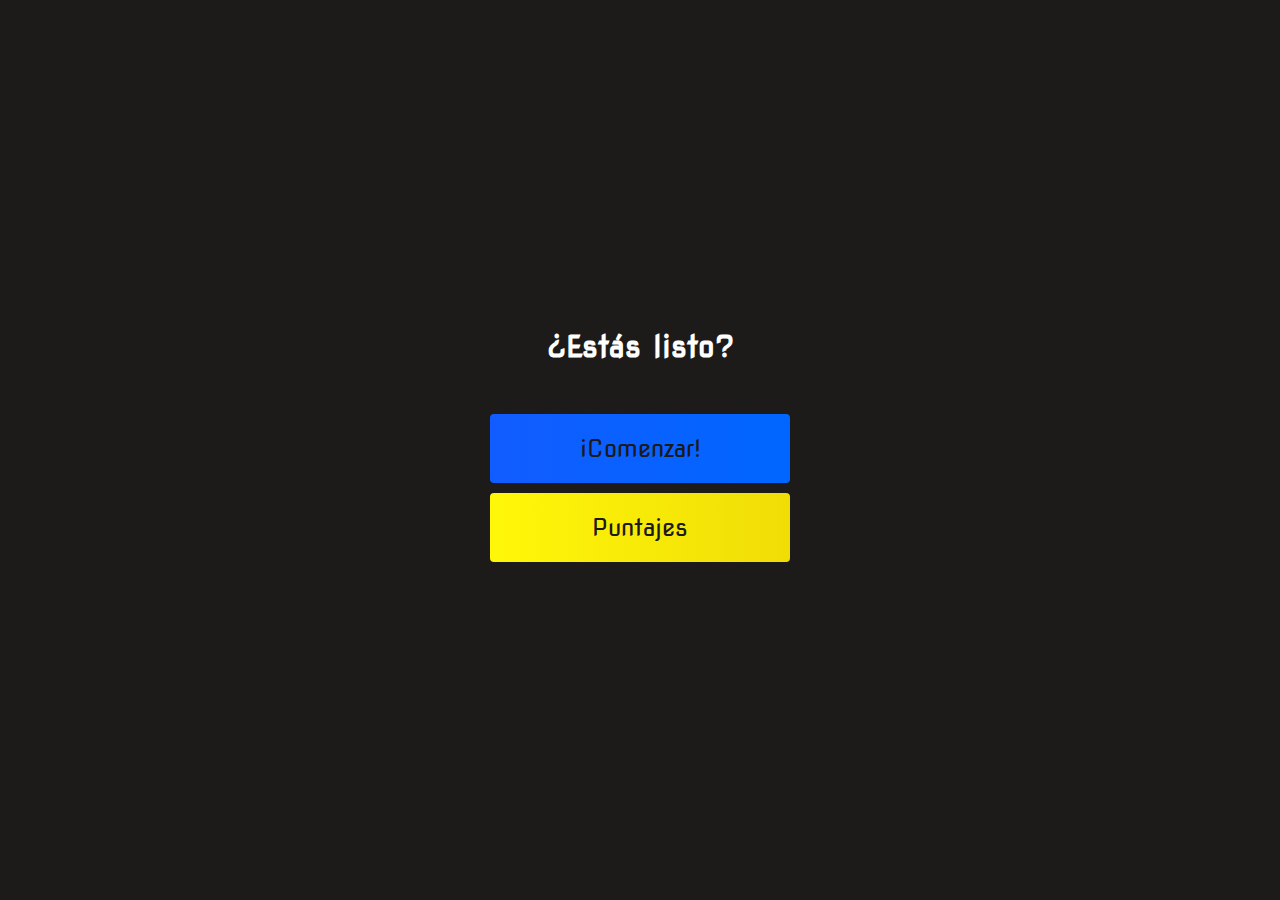
<file: index.html>
<!DOCTYPE html>
<html lang="es">
<head>
    <meta charset="UTF-8">
    <meta http-equiv="X-UA-Compatible" content="IE=edge">
    <meta name="viewport" content="width=device-width, initial-scale=1.0">
    <link rel="stylesheet" href="css/style-dist.css">
    <link rel="icon" href="img/icon.png">
    <title>Quiz App - Pagina Inicio</title>
</head>
<body>
    <div class="container">
        <div id="home" class="flex-column flex-center">
            <h1>¿Estás listo?</h1>
            <a href="/juego.html" class="btn">¡Comenzar!</a>
            <a href="/puntajes-altos.html" id="highscore-btn" class="btn">Puntajes</a>
        </div>
    </div>
    
</body>
</html>
</file>
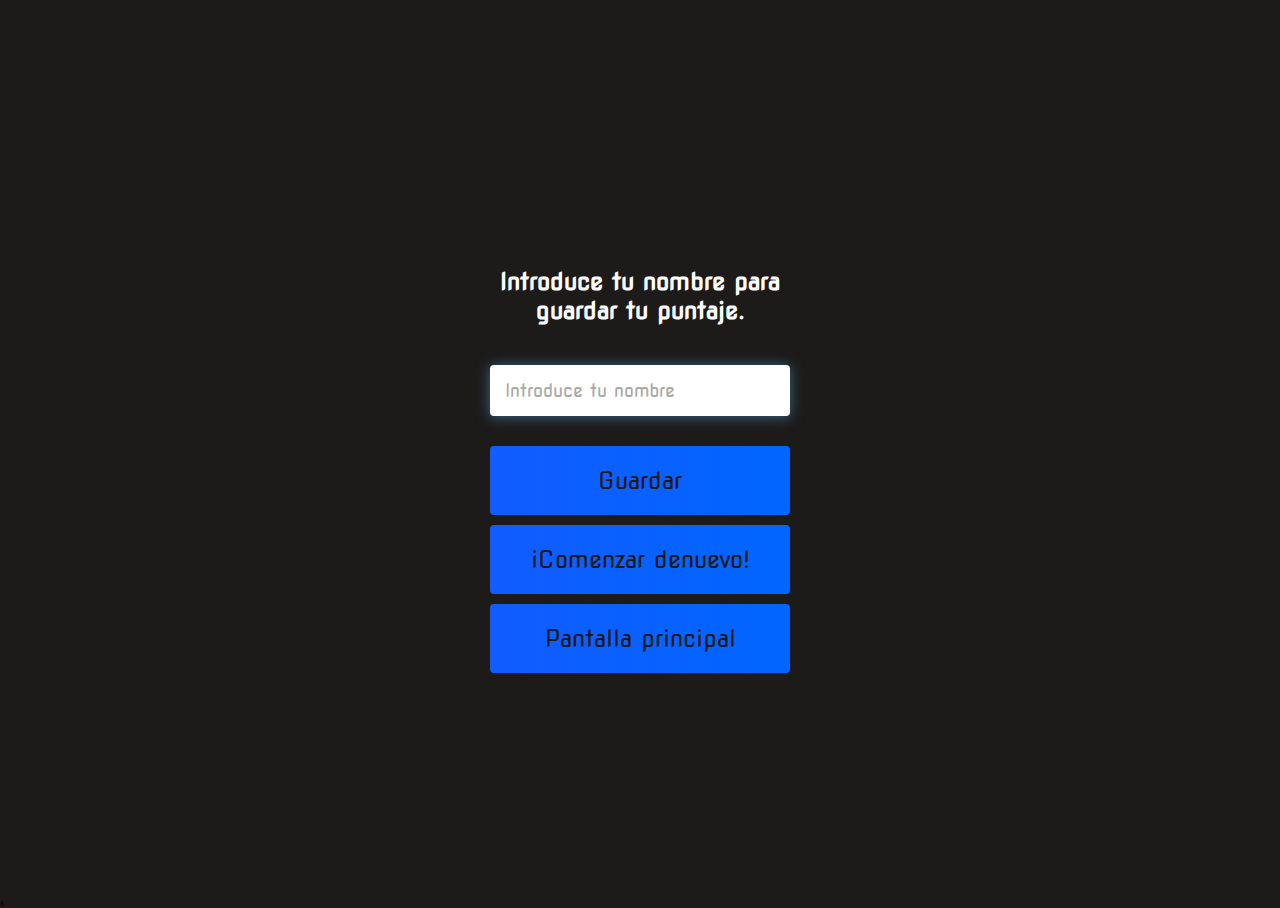
<file: fin.html>
<!DOCTYPE html>
<html lang="es">

<head>
    <meta charset="UTF-8">
    <meta http-equiv="X-UA-Compatible" content="IE=edge">
    <meta name="viewport" content="width=device-width, initial-scale=1.0">
    <link rel="stylesheet" href="css/style-dist.css">
    <link rel="icon" href="img/icon.png">
    <title>Fin del Test</title>
</head>

<body>
    <div class="container">
        <div id="end" class="flex-center flex-column">
            <h1 id="finalScore">0</h1>
            <form class="end-form-container">
                <h2 id="end-text">Introduce tu nombre para guardar tu puntaje.</h2>
                <input type="text" name="name" id="username" placeholder="Introduce tu nombre" required>
                <button class="btn" id="saveScoreBtn" type="submit" onclick="saveHighScore(event)" disabled>Guardar</button>
            </form>
            <a href="/juego.html" class="btn">¡Comenzar denuevo!</a>
            <a href="/" class="btn">Pantalla principal</a>
        </div>
    </div>
    <script src="js/fin.js"></script>
</body>

</html>S
</file>
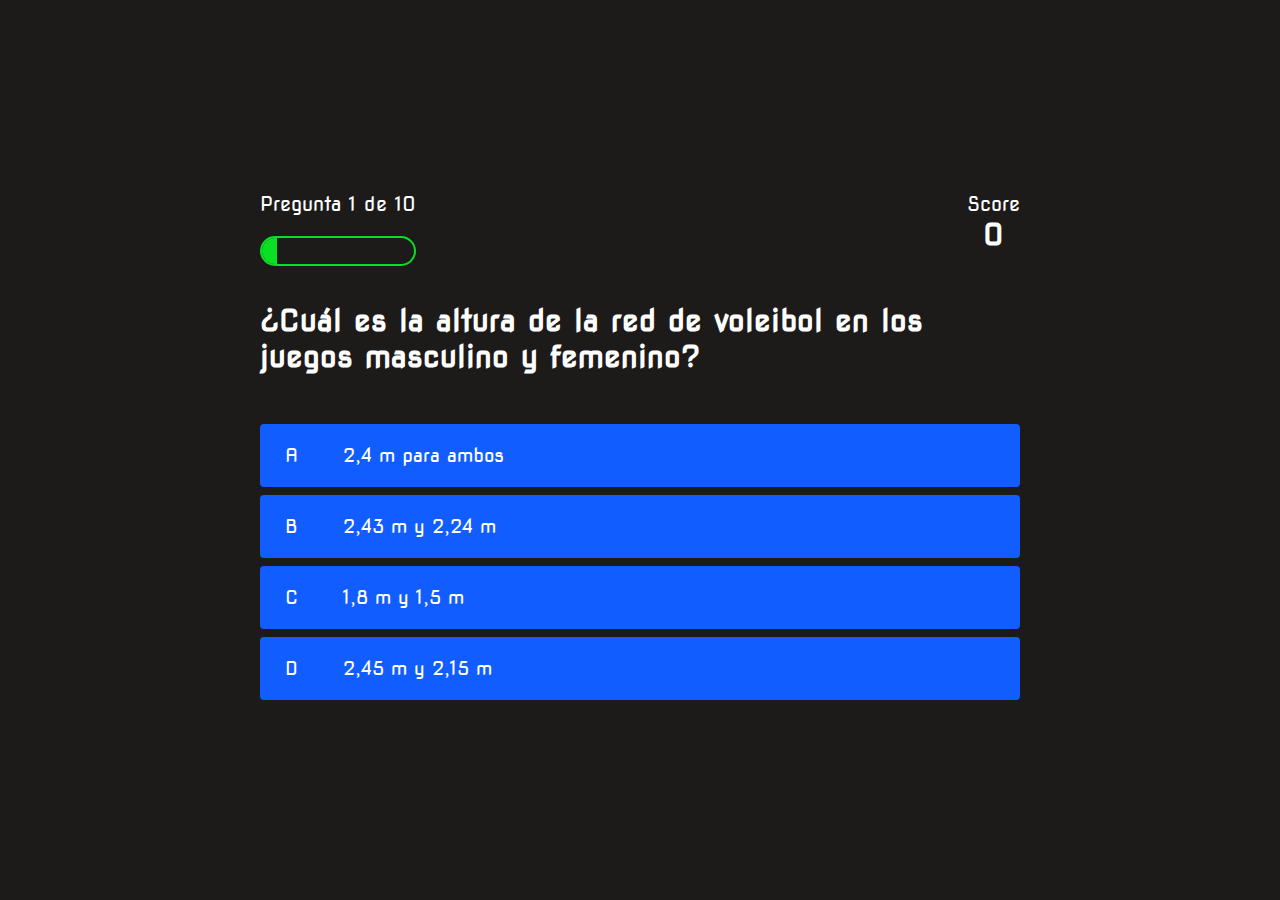
<file: juego.html>
<!DOCTYPE html>
<html lang="es">

<head>
    <meta charset="UTF-8">
    <meta http-equiv="X-UA-Compatible" content="IE=edge">
    <meta name="viewport" content="width=device-width, initial-scale=1.0">
    <link rel="icon" href="img/icon.png">
    <link rel="stylesheet" href="css/juego-dist.css">
    <link rel="stylesheet" href="css/style-dist.css">
    <title>¡A responder!</title>
</head>

<body>
    <div class="container">
        <div id="game" class="justify-center flex-column">
            <div id="hud">
                <div class="hud-item">
                    <p id="progressText" class="hud-prefix">
                        Question
                    </p>
                    <div id="progressBar">
                        <div id="progressBarFull"></div>
                    </div>
                </div>
                <div class="hud-item">
                    <p class="hud-prefix">
                        Score
                    </p>
                    <h1 class="hud-main-text" id="score">
                        0
                    </h1>
                </div>
            </div>
            <h1 id="question">¿Cual es la respuesta para esta pregunta?</h1>
            <div class="choice-container">
                <p class="choice-prefix">A</p>
                <p class="choice-text" data-number="1">Choice 1</p>
            </div>
            <div class="choice-container">
                <p class="choice-prefix">B</p>
                <p class="choice-text" data-number="2">Choice 2</p>
            </div>
            <div class="choice-container">
                <p class="choice-prefix">C</p>
                <p class="choice-text" data-number="3">Choice 3</p>
            </div>
            <div class="choice-container">
                <p class="choice-prefix">D</p>
                <p class="choice-text" data-number="4">Choice 4</p>
            </div>
        </div>
    </div>
    <script src="js/juego.js"></script>
</body>

</html>
</file>
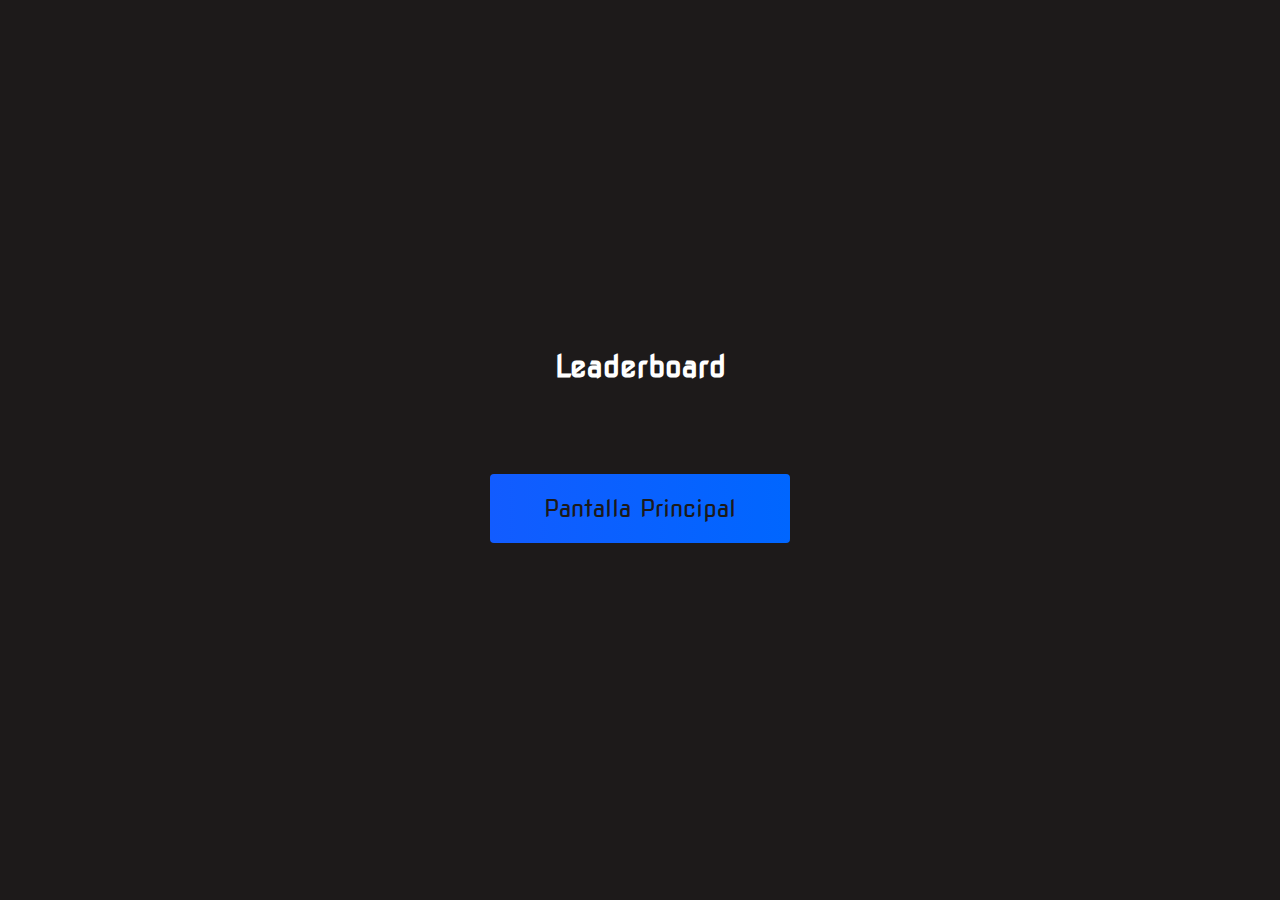
<file: puntajes-altos.html>
<!DOCTYPE html>
<html lang="es">
<head>
    <meta charset="UTF-8">
    <meta http-equiv="X-UA-Compatible" content="IE=edge">
    <meta name="viewport" content="width=device-width, initial-scale=1.0">
    <link rel="stylesheet" href="css/puntajes-altos-dist.css">
    <link rel="stylesheet" href="css/style-dist.css">
    <link rel="icon" href="img/corona.png">
    <title>Puntajes Altos</title>
</head>
<body>
    <div class="container">
        <div id="highScores" class="flex-center flex-column">
            <h1 id="finalScore">
                Leaderboard
            </h1>
            <ul id="highScoresList">

            </ul>
            <a href="/" class="btn">Pantalla Principal</a>
        </div>
    </div>
    <script src="js/puntajes-altos.js"></script>
</body>
</html>
</file>
<file: css/style-dist.css>
@import url('https://fonts.googleapis.com/css2?family=Nova+Square&display=swap');

:root {
    background-color: rgb(29, 26, 26);
}

* {
    box-sizing: border-box;
    margin: 0;
    padding: 0;
    font-size: 62.5%;
    font-family: 'Nova Square', cursive;
}

h1 {
    font-size: 30px;
    color: #fff;
    margin-bottom: 5rem;
}

h2 {
    font-size: 4.2rem;
    margin-bottom: 4rem;
}

#game{
    width: 100%;
}

.container {
    width: 90vw;
    height: 100vh;
    display: flex;
    justify-content: center;
    align-items: center;
    max-width: 80rem;
    margin: 0 auto;
    padding: 2rem;
}

.flex-column {
    display: flex;
    flex-direction: column;
}

.flex-center {
    justify-content: center;
    align-items: center;
}

.justify-center {
    justify-content: center;
}

.text-center {
    text-align: center;
}

.hidden {
    display: none;
}

.btn {
    font-size: 2.4rem;
    padding: 2rem 0;
    width: 30rem;
    text-align: center;
    margin-bottom: 1rem;
    text-decoration: none;
    color: rgb(28, 26, 26);
    background: linear-gradient(90deg, rgb(18, 92, 255) 0%, rgb(0, 102, 255) 100%);
    border-radius: 4px;
}

.btn:hover {
    cursor: pointer;
    box-shadow: 0 0.4rem 1.4rem 0 rgba(8, 114, 244, 0.6);
    transition: transform 150ms;
    transform: scale(1.03);
}

.btn[disabled]:hover {
    cursor: not-allowed;
    box-shadow: none;
    transform: none;
}

#highscore-btn {
    background: linear-gradient(90deg, rgb(255, 247, 9) 0%, rgb(240, 221, 6) 100%);

}

#highscore-btn:hover {
    box-shadow: 0 0.4rem 1.4rem 0 rgba(255, 255, 0, 0.5);
}

/* Pagina final */

.end-form-container {
    width: 100%;
    display: flex;
    flex-direction: column;
    align-items: center;
    max-width: 30rem;
}


input {
    margin-bottom: 1rem;
    width: 20rem;
    padding: 1.5rem;
    font-size: 1.8rem;
    border: none;
    border-radius: 4px;
    box-shadow: 0 0.1rem 1.4rem 0 rgba(86, 185, 235, 0.5);
}

input::-moz-placeholder {
    color: #aaa;
}

input:-ms-input-placeholder {
    color: #aaa;
}

input::placeholder {
    color: #aaa;
}

#username {
    margin-bottom: 3rem;
    width: 100%;
    outline: none;
}

#end-text {
    font-size: 2.4rem;
    color: #fff;
    text-align: center;
}

#saveScoreBtn { 
    border: none;
}
</file>
<file: css/juego-dist.css>
body {
    color: #fff
}

.choice-container {
    display: flex;
    margin-bottom: 0.8rem;
    width: 100%;
    border-radius: 4px;
    background: rgb(18, 93, 255);
    font-size: 3rem;
    /* min-width: 80% */
}

.choice-container:hover {
    cursor: pointer;
    box-shadow: 0 0.4rem 1.4rem 0 rgba(6, 103, 247, 0.5);
    transform: scale(1.02);
    transform: transform 100ms
}

.choice-prefix {
    padding: 2rem 2.5rem;
    color: white
}

.choice-text {
    padding: 2rem;
    width: 100%
}

.correct {
    background: linear-gradient(32deg, rgba(11, 223, 36) 0%, rgb(41, 232, 111) 100%)
}

.incorrect {
    background: linear-gradient(32deg, rgba(230, 29, 29, 1) 0%, rgb(224, 11, 11, 1) 100%)
}

#hud {
    display: flex;
    justify-content: space-between
}

.hud-prefix {
    text-align: center;
    font-size: 2rem
}

.hud-main-text {
    text-align: center
}

#progressBar {
    width: 100%;
    height: 3rem;
    border: 0.2rem solid rgb(11, 223, 36);
    margin-top: 2rem;
    border-radius: 50px;
    overflow: hidden
}

#progressBarFull {
    height: 100%;
    background: rgb(11, 223, 36);
    width: 0%
}

@media screen and (max-width:768px) {
    .choice-container {
        min-width: 40rem
    }
}
</file>
<file: css/puntajes-altos-dist.css>
body {
    color: #fff;
}

#highScoresList {
    list-style: none;
    margin-bottom: 4rem;
}

.high-score {
    font-size: 2.8rem;
    margin-bottom: 0.5rem;
}
</file>
